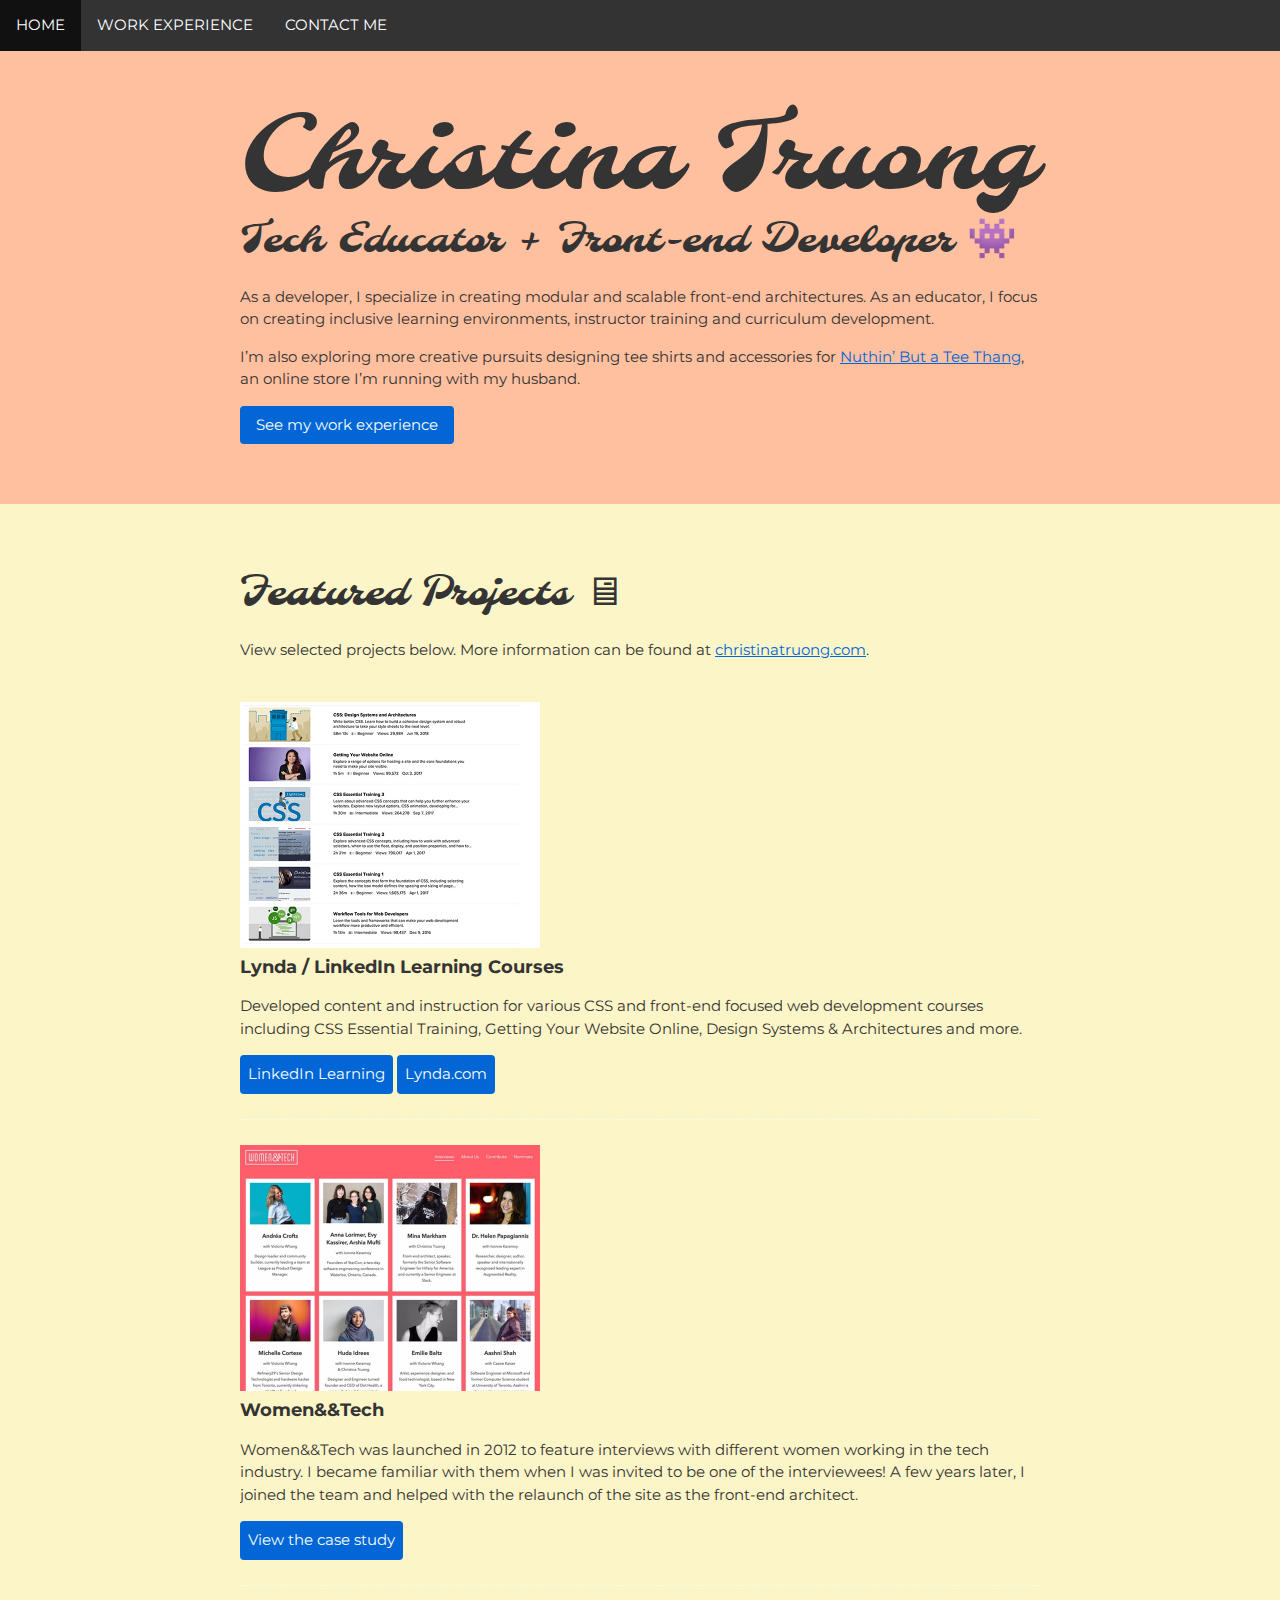
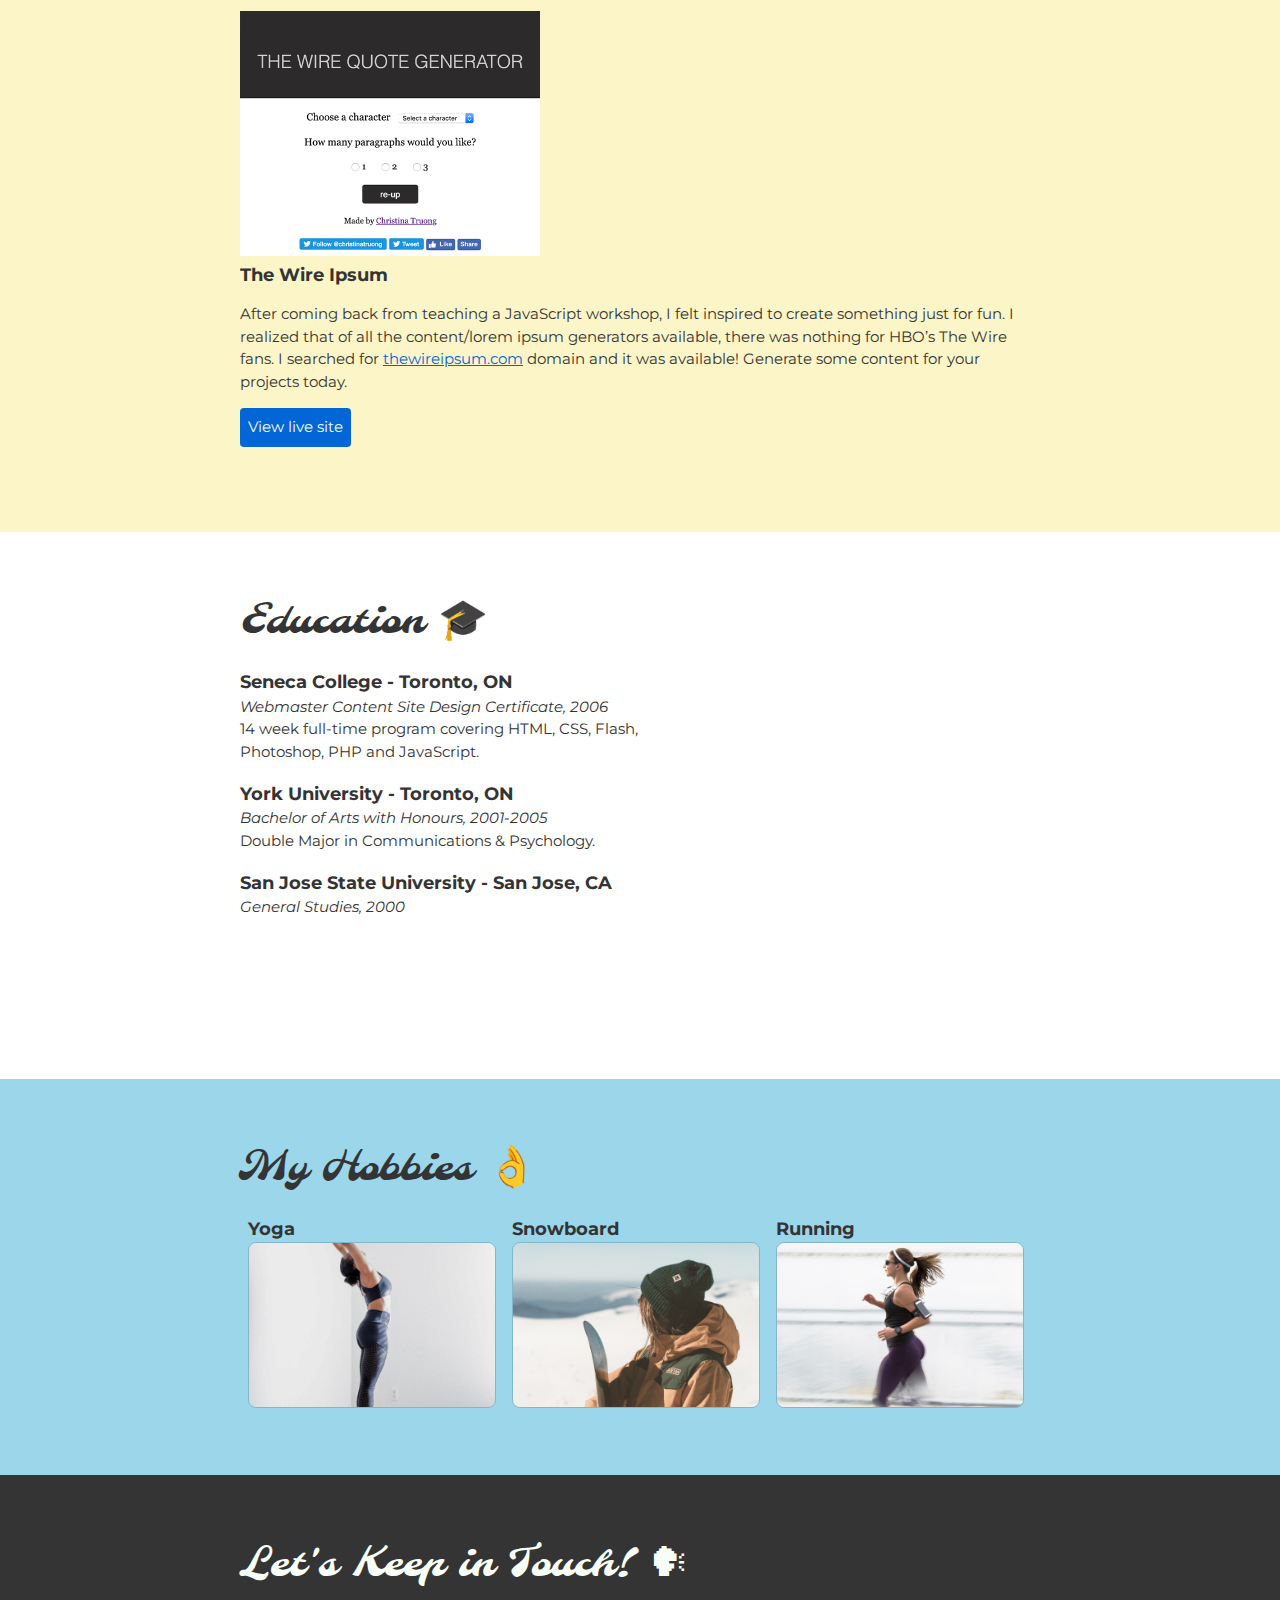
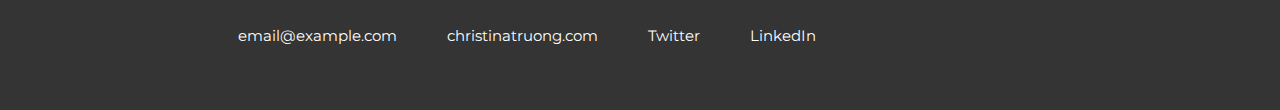
<file: index.html>
<!DOCTYPE html>
<html lang="en">
  <head>
    <meta charset="UTF-8">
    <meta name="viewport" content="width=device-width, initial-scale=1.0">
    <title>Christina Truong, Tech Educator + Front-end Developer</title>
    <link href="https://fonts.googleapis.com/css?family=Molle:400i|Caveat|Montserrat:400,600&display=swap" rel="stylesheet">
    <link rel="stylesheet" href="css/styles.css">
  </head>
  <body>
    <main>

      <nav>
        <li><a href="index.html">HOME</a></li>
        <li><a href="work experience.html">WORK EXPERIENCE</a></li>
        <li><a href="#contact">CONTACT ME</a></li>
      </nav>
      <!-- ***************  ABOUT / PROFILE  **************** -->
      <header>
        <div id="home" class="content-wrap">
          <h1>Christina Truong</h1>
          <h2>Tech Educator + Front-end Developer &#128126;</h2>

          <p>As a developer, I specialize in creating modular and scalable front-end architectures. As an educator, I focus on creating inclusive learning environments, instructor training and curriculum development.</p>
          <p>I’m also exploring more creative pursuits designing tee shirts and accessories for <a href="http://teethang.com" target="_blank">Nuthin’ But a Tee Thang</a>, an online store I’m running with my husband.</p>
          <a class="btn" href="file:///Users/michelehuynh/Documents/GitHub/css-basic-challenge-michelehuynh/index.html" target="_blank">See my work experience</a>
        </div>
      </header>

      <!-- ************ PROJECTS / PORTFOLIO  ************** -->
      <section class="projects">
        <div class="content-wrap divider">
          <h2>Featured Projects &#128421;</h2>
          <p>View selected projects below. More information can be found at <a href="http://christinatruong.com">christinatruong.com</a>.</p>

          <!-- Project 1 -->
          <section class="project-item">
            <img src="images/project-courses.jpg" alt="Lynda & LinkedIn Learning course list">
            <h3>Lynda / LinkedIn Learning Courses</h3>
            <p>Developed content and instruction for various CSS and front-end focused web development courses including CSS Essential Training, Getting Your Website Online, Design Systems & Architectures and more.</p>
            <a class="btn" href="https://www.linkedin.com/learning/instructors/christina-truong?u=2125562" target="_blank">LinkedIn Learning</a>
            <a class="btn" href="https://www.lynda.com/Christina-Truong/7842227-1.html">Lynda.com</a>
          </section>

          <!-- Project 2 -->
          <section class="project-item">
            <img src="images/project-women-tech.jpg" alt="Women and Tech website">
            <h3>Women&&Tech</h3>
            <p>Women&&Tech was launched in 2012 to feature interviews with different women working in the tech industry. I became familiar with them when I was invited to be one of the interviewees! A few years later, I joined the team and helped with the relaunch of the site as the front-end architect.</p>
            <a class="btn" href="http://christinatruong.com/projects/women-and-tech-redesign.html" target="_blank">View the case study</a>
          </section>

          <!-- Project 3 -->
          <section class="project-item">
            <img src="images/project-wire-ipsum.jpg" alt="The Wire Ipsum website">
            <h3>The Wire Ipsum</h3>
            <p>After coming back from teaching a JavaScript workshop, I felt inspired to create something just for fun. I realized that of all the content/lorem ipsum generators available, there was nothing for HBO’s The Wire fans. I searched for <a href="http://thewireipsum.com" target="_blank">thewireipsum.com</a> domain and it was available! Generate some content for your projects today.</p>
            <a class="btn" href="http://thewireipsum.com" target="_blank">View live site</a>
          </section>
        </div>
      </section>

      <!-- *************  EDUCATION & CERTIFICATIONS *********** -->
      <section class="education">
        <div class="content-wrap item-details">
          <h2>Education &#127891;</h2>

          <section>
            <h3>Seneca College - Toronto, ON</h3>
            <p>Webmaster Content Site Design Certificate, 2006</p>
            <p>14 week full-time program covering HTML, CSS, Flash, Photoshop, PHP and JavaScript.</p>
          </section>

          <section>
            <h3>York University - Toronto, ON</h3>
            <p>Bachelor of Arts with Honours, 2001-2005</p>
            <p>Double Major in Communications & Psychology.</p>
          </section>

          <section>
            <h3>San Jose State University - San Jose, CA</h3>
            <p>General Studies, 2000</p>
          </section>
        </div>
      </section>

      <!-- ************* MY HOBBIES *********** -->
      <section class="hobbies">
        <div class="content-wrap item-details">
          <h2>My Hobbies &#128076;</h2>
          <section class="gallery">

          <div class="column">
           <h3>Yoga</h3>
           <a target="_blank" href="images/yoga.jpg">
             <img src="images/yoga.jpg" alt="Forest">
           </a>
          </div>

          <div class="column">
           <h3>Snowboard</h3>
           <a target="_blank" href="images/snowboard.jpg">
             <img src="images/snowboard.jpg" alt="Forest">
           </a>
          </div>

          <div class="column">
           <h3>Running</h3>
           <a target="_blank" href="images/running.jpg">
             <img src="images/running.jpg" alt="Forest">
           </a>
          </div>

          </section>
        </div>
      </section>

      <!-- ************  CONTACT INFO / SOCIAL MEDIA  ************ -->
      <footer>
        <div id="contact" class="content-wrap">
          <h2>Let's Keep in Touch! &#128483;</h2>

          <!-- Social media and contact links. Add or remove any networks. -->
          <ul class="contact-list">
            <li><a href="mailto:email@example.com">email@example.com</a></li>
            <li><a href="http://christinatruong.com" target="_blank">christinatruong.com</a></li>
            <li><a href="http://twitter.com/christinatruong" target="_blank">Twitter</a></li>
            <li><a href="#" target="_blank">LinkedIn</a></li>
          </ul>
        </div>
      </footer>
    </main>
  </body>
</html>
</file>
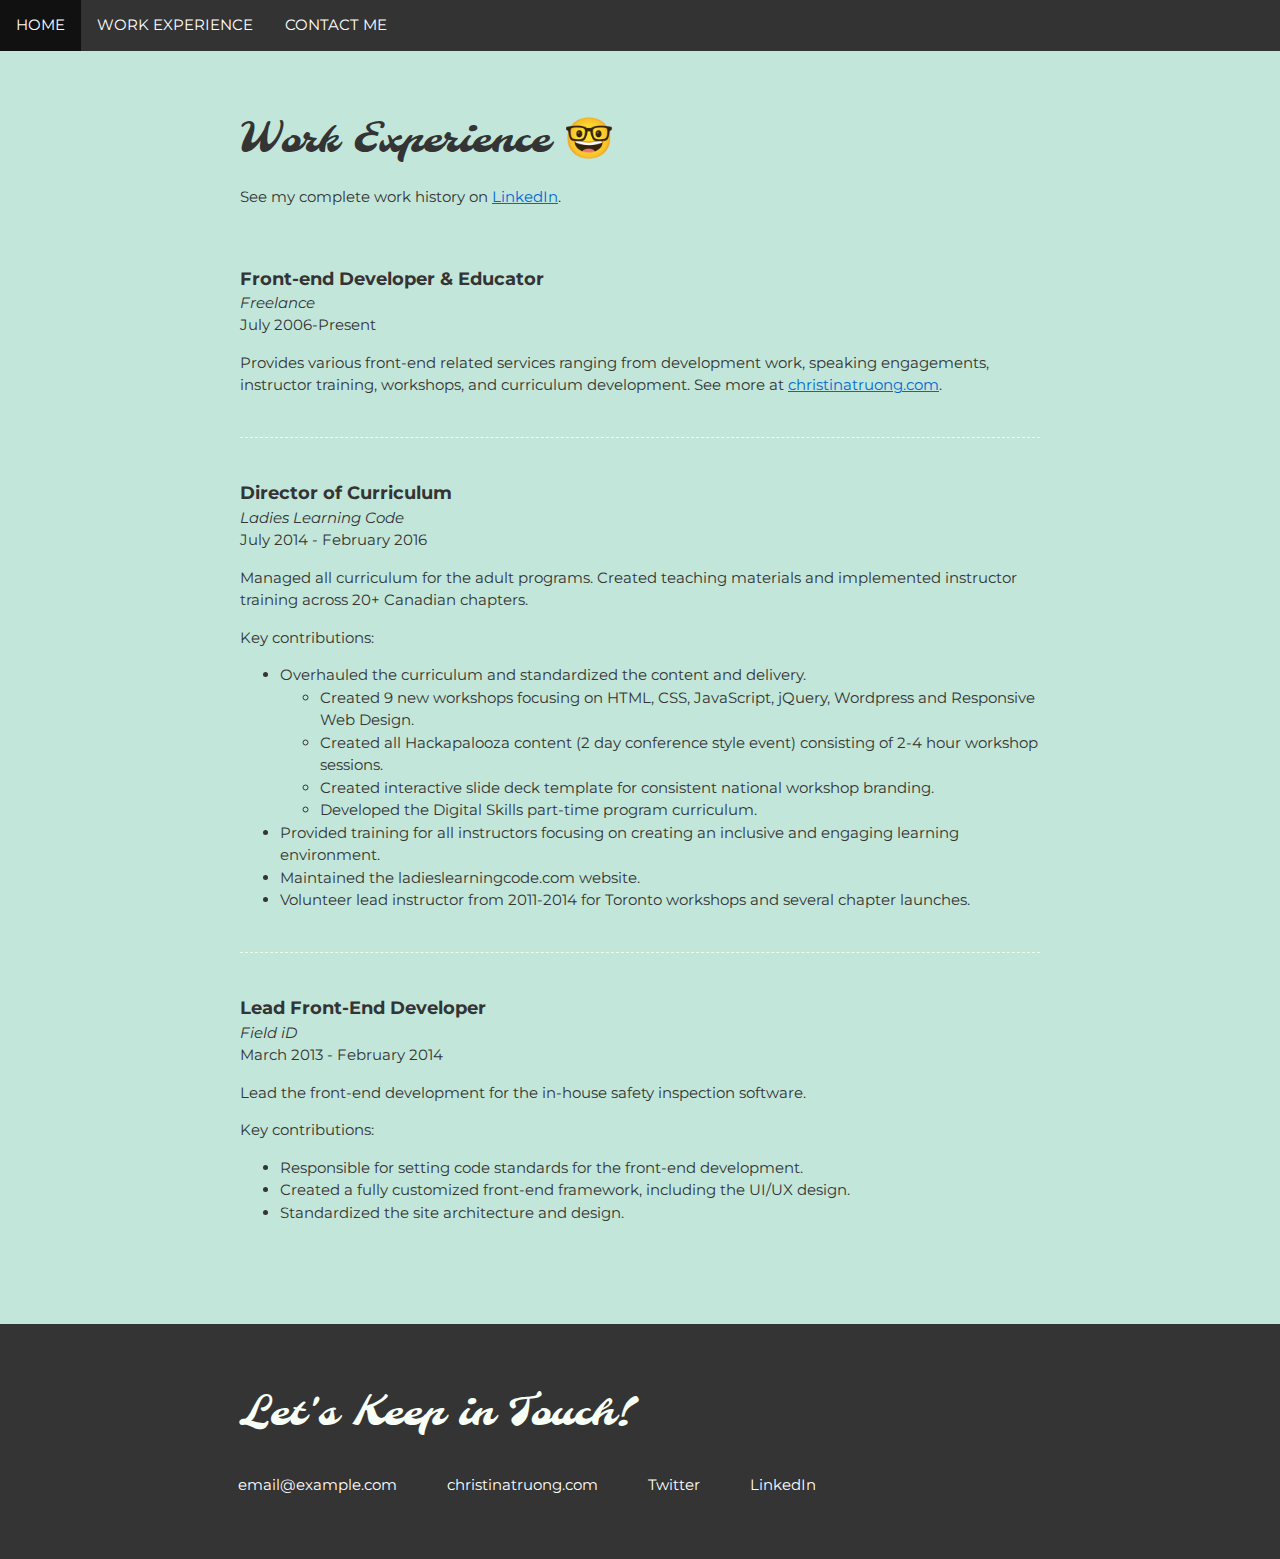
<file: work experience.html>
<!DOCTYPE html>
<html lang="en">
  <head>
    <meta charset="UTF-8">
    <meta name="viewport" content="width=device-width, initial-scale=1.0">
    <title>Christina Truong, Tech Educator + Front-end Developer</title>
    <link href="https://fonts.googleapis.com/css?family=Molle:400i|Caveat|Montserrat:400,600&display=swap" rel="stylesheet">
    <link rel="stylesheet" href="css/styles.css">
  </head>
  <body>
    <main>
      <nav>
        <li><a href="index.html">HOME</a></li>
        <li><a href="work experience.html">WORK EXPERIENCE</a></li>
        <li><a href="#contact">CONTACT ME</a></li>
      </nav>

      <!-- ****************  WORK EXPERIENCE  ******************** -->
      <section class="work-experience"> 
        <div class="content-wrap item-details divider">
  
          <h2>Work Experience <span style='font-size:40px;'>&#129299;</span></h2>
          <p>See my complete work history on <a href="https://www.linkedin.com/in/christinatruong/">LinkedIn</a>.</p>

          <!-- Job 1 -->
          <section class="job-item">
            <div class="job-details">
              <h3>Front-end Developer & Educator</h3>
              <p>Freelance</p>
              <p>July 2006-Present</p>
            </div>
            <div class="job-summary">
              <p>Provides various front-end related services ranging from development work, speaking engagements, instructor training, workshops, and curriculum development. See more at  <a href="http://christinatruong.com">christinatruong.com</a>.</p>
            </div>
          </section>

          <!-- Job 2 -->
          <section class="job-item">
            <div class="job-details">
              <h3>Director of Curriculum</h3>
              <p>Ladies Learning Code</p>
              <p>July 2014 - February 2016</p>
            </div>
            <div class="job-summary">
              <p>Managed all curriculum for the adult programs. Created teaching materials and implemented instructor training across 20+ Canadian chapters.</p>
              <p>Key contributions:</p>
              <ul>
                <li>Overhauled the curriculum and standardized the content and delivery.
                  <ul>
                    <li>Created 9 new workshops focusing on HTML, CSS, JavaScript, jQuery, Wordpress and Responsive Web Design.</li>
                    <li>Created all Hackapalooza content (2 day conference style event) consisting of 2-4 hour workshop sessions.</li>
                    <li>Created interactive slide deck template for consistent national workshop branding.</li>
                    <li>Developed the Digital Skills part-time program curriculum.</li>
                  </ul>
                </li>
                <li>Provided training for all instructors focusing on creating an inclusive and engaging learning environment.</li>
                <li>Maintained the ladieslearningcode.com website.</li>
                <li>Volunteer lead instructor from 2011-2014 for Toronto workshops and several chapter launches.</li>
              </ul>
            </div>
          </section>

          <!-- Job 3 -->
          <section class="job-item">
            <div class="job-details">
              <h3>Lead Front-End Developer</h3>
              <p>Field iD</p>
              <p>March 2013 - February 2014</p>
            </div>
            <div class="job-summary">
              <p>Lead the front-end development for the in-house safety inspection software.</p>
              <p>Key contributions:</p>
              <ul>
                <li>Responsible for setting code standards for the front-end development.</li>
                <li>Created a fully customized front-end framework, including the UI/UX design.</li>
                <li>Standardized the site architecture and design.</li>
              </ul>
            </div>
          </section>
        </div>
      </section>

            <!-- ************  CONTACT INFO / SOCIAL MEDIA  ************ -->
      <footer>
        <div id="contact" class="content-wrap">
          <h2>Let's Keep in Touch!</h2>

          <!-- Social media and contact links. Add or remove any networks. -->
          <ul class="contact-list">
            <li><a href="mailto:email@example.com">email@example.com</a></li>
            <li><a href="http://christinatruong.com" target="_blank">christinatruong.com</a></li>
            <li><a href="http://twitter.com/christinatruong" target="_blank">Twitter</a></li>
            <li><a href="https://www.linkedin.com/in/christinatruong/">LinkedIn</a></p>

          </ul>
        </div>
      </footer>
    </main>
  </body>
</html>
</file>
<file: css/styles.css>
/*
COLOR PALETTE
https://coolors.co/f7fff7-343434-2f3061-ffe66d-a1c6d7
#F7FFF7 - almost white
#343434 - dark gray - almost black
#2F3061 - blue dark
#FFE66D - yellow
#A1C6D7 - blue light

NEW COLORS,
https://coolors.co/fcf5c7-ffee93-ffc09f-ce84ad-725ac1
#FFC09F - peach
#FCF5C7 - lemon chiffon
https://coolors.co/8be800-6290c3-c2e7da-f1ffe7-1a1b41
#C2E7DA - columbia blue


*/


/* Global styles
------------------------------------*/
html {
  box-sizing: border-box;
}
*, *:before, *:after {
  box-sizing: inherit;
}

body {
  color: #343434;
  margin: 0;
  padding: 0;
  font-family: 'Montserrat', sans-serif;
  font-size: 15px;
  line-height: 1.5;
}
.projects img {
  width: 300px;
}
a {
  color: #0366d6;
}
a:hover {
  text-decoration: none;
}
h1 {
  font-size: 100px;
  line-height: 1;
}
h2 {
  font-size: 40px;
}
h1, h2 {
  font-family: 'Molle', cursive;
  font-weight: 400;
  margin: 0;
}
.content-wrap {
  max-width: 800px;
  width: 85%;
  margin: 0 auto;
  padding: 60px 0;
}
h3 {
  margin-bottom: 0;
}
.item-details h3 + p {
  font-style: italic;
}
.item-details h3 ~ p {
  margin: 0;
}
.divider > section {
  border-bottom: 1px dashed #F1FFE7;
  padding: 25px 0;
}
.divider > section:last-of-type {
  border-bottom: none;
}


/* Profile
------------------------------------*/
header {
  background: #FFC09F;
  color: #343434;
}

.btn {
  color: #F7FFF7;
  background: #0366d6;
  text-decoration: none;
  padding: 8px 16px;
  border-radius: 4px;
  display: inline-block;
}



/* Projects
------------------------------------*/
.projects {
  background: #FCF5C7;
}
.projects a {
  color: ##0366d6;
}
.projects .btn {
  color: #F7FFF7;
  background: ##0366d6;
  text-decoration: none;
  padding: 8px;
  border-radius: 4px;
  display: inline-block;
}
.projects .btn:hover {
  background: rgba(47, 48, 97, 80%);
}
.project-item {
  overflow: hidden;
}
.project-item h3 {
  margin-top: 0;
}


/* Work Experience
------------------------------------*/
.work-experience {
  background: #C2E7DA;
}



/* Education
------------------------------------*/
.education {
  background-image: url(https://i.imgur.com/rgsv7jg.jpg);
  background-size: cover;
  background-position: top right;
  padding-bottom: 100px;
}
.education p {
  width: 60%;
}


/* Contact Info
------------------------------------*/
footer {
  background: #343434;
  color: #F7FFF7;
}
.contact-list {
  list-style-type: none;
  padding: 0;
  margin-left: -27px;
}
.contact-list a {
  padding: 15px 25px;
  display: inline-block;
}

/* Work Experience List
------------------------------------*/
nav {
  list-style-type: none;  
  margin: 0;
  padding: 0;
  overflow: hidden;
  background-color: #333;
}

nav li {
  float: left;
}

nav li a {
  display: block;
  color: white;
  text-align: center;
  padding: 14px 16px;
  text-decoration: none;
}

nav li a:hover {
  background-color: #111;
}


/* Footer
------------------------------------*/

footer {
  padding-bottom: 40px;
}

footer li {
  float: left;
}

footer li a {
  display: block;
  color: white;
  text-align: center;
  padding: 14px 16px;
  text-decoration: none;
}

footer li a:hover {
  background-color: #111;
}

/* My Hobbies Styles
------------------------------------*/

.hobbies {
  background: #9BD6EB;
  overflow: hidden;
  padding-bottom: 60px;
}

.column {
  overflow: visible;
  width: 33%;
  float: left;
  padding: 0 8px;
}

.column img {
  border-radius: 8px;
  width: 100%;
  border: 1px solid rgba(0, 0, 0, 0.15);
}

.column img:hover {
  transition: 300ms;
  box-shadow: 0px 8px 16px rgba(16, 35, 63, 0.25);
}
</file>
